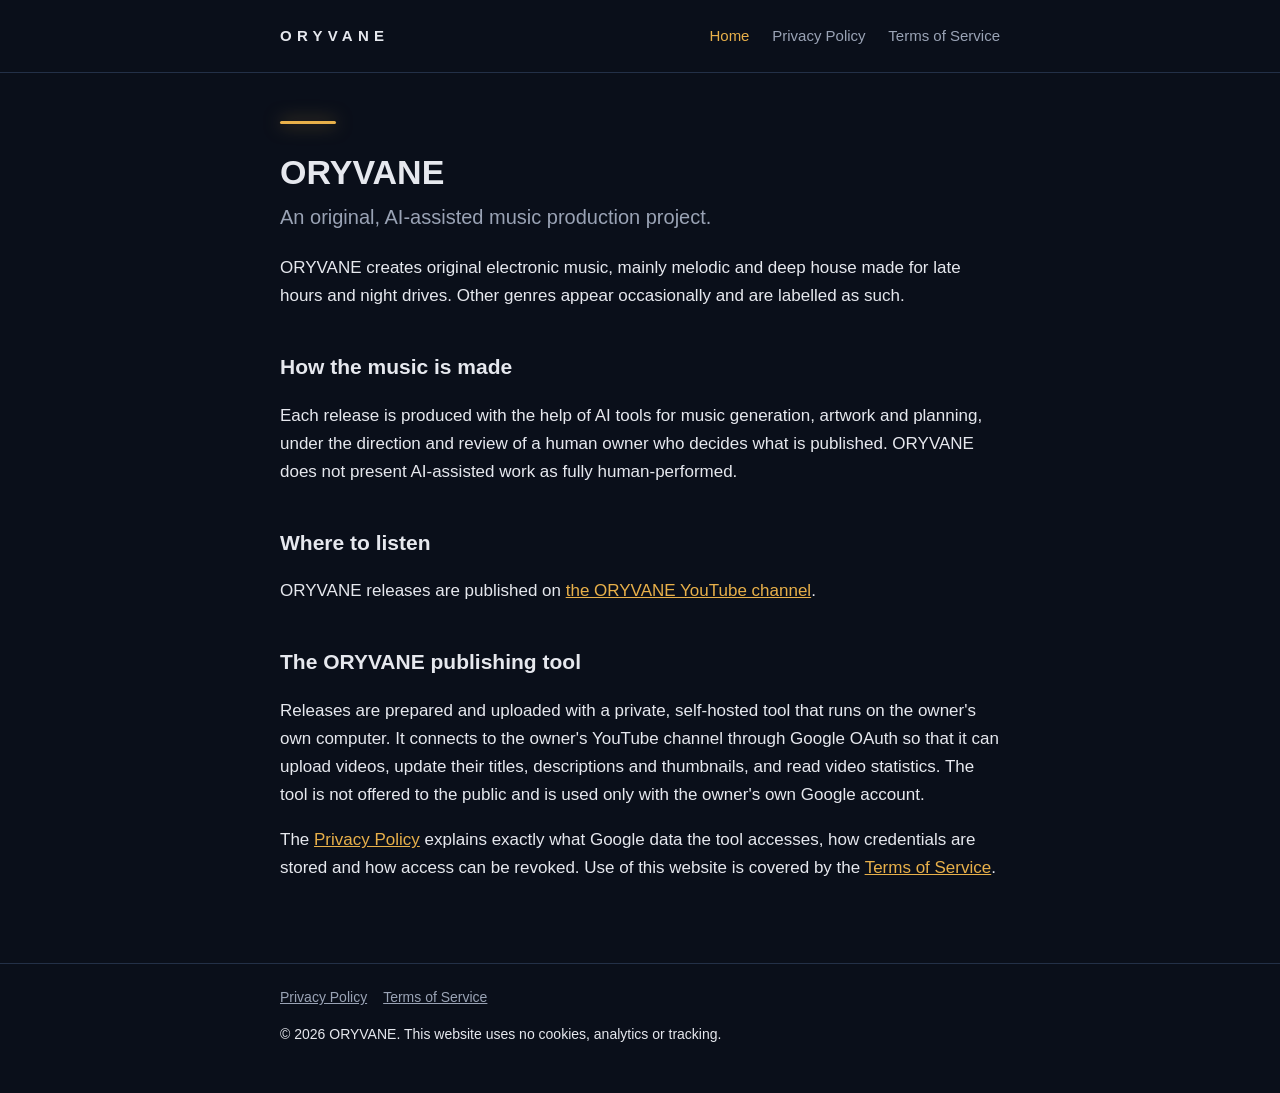
<file: index.html>
<!doctype html>
<html lang="en">
<head>
<meta charset="utf-8">
<meta name="viewport" content="width=device-width, initial-scale=1">
<title>ORYVANE</title>
<meta name="description" content="ORYVANE is an original, AI-assisted music production project focused on melodic and deep house for late hours and night drives.">
<link rel="stylesheet" href="style.css">
</head>
<body>
<header>
  <div class="wrap">
    <a class="wordmark" href="./">ORYVANE</a>
    <nav>
      <a href="./" aria-current="page">Home</a>
      <a href="privacy.html">Privacy Policy</a>
      <a href="terms.html">Terms of Service</a>
    </nav>
  </div>
</header>
<main>
  <div class="wrap">
    <span class="glow"></span>
    <h1>ORYVANE</h1>
    <p class="lede">An original, AI-assisted music production project.</p>

    <p>ORYVANE creates original electronic music, mainly melodic and deep house made for late hours and night drives. Other genres appear occasionally and are labelled as such.</p>

    <h2>How the music is made</h2>
    <p>Each release is produced with the help of AI tools for music generation, artwork and planning, under the direction and review of a human owner who decides what is published. ORYVANE does not present AI-assisted work as fully human-performed.</p>

    <h2>Where to listen</h2>
    <p>ORYVANE releases are published on <a href="https://www.youtube.com/channel/UCCXuSWl5oasUZh8pcgyKSbA">the ORYVANE YouTube channel</a>.</p>

    <h2>The ORYVANE publishing tool</h2>
    <p>Releases are prepared and uploaded with a private, self-hosted tool that runs on the owner's own computer. It connects to the owner's YouTube channel through Google OAuth so that it can upload videos, update their titles, descriptions and thumbnails, and read video statistics. The tool is not offered to the public and is used only with the owner's own Google account.</p>
    <p>The <a href="privacy.html">Privacy Policy</a> explains exactly what Google data the tool accesses, how credentials are stored and how access can be revoked. Use of this website is covered by the <a href="terms.html">Terms of Service</a>.</p>
  </div>
</main>
<footer>
  <div class="wrap">
    <a href="privacy.html">Privacy Policy</a><a href="terms.html">Terms of Service</a>
    <p>&copy; 2026 ORYVANE. This website uses no cookies, analytics or tracking.</p>
  </div>
</footer>
</body>
</html>
</file>
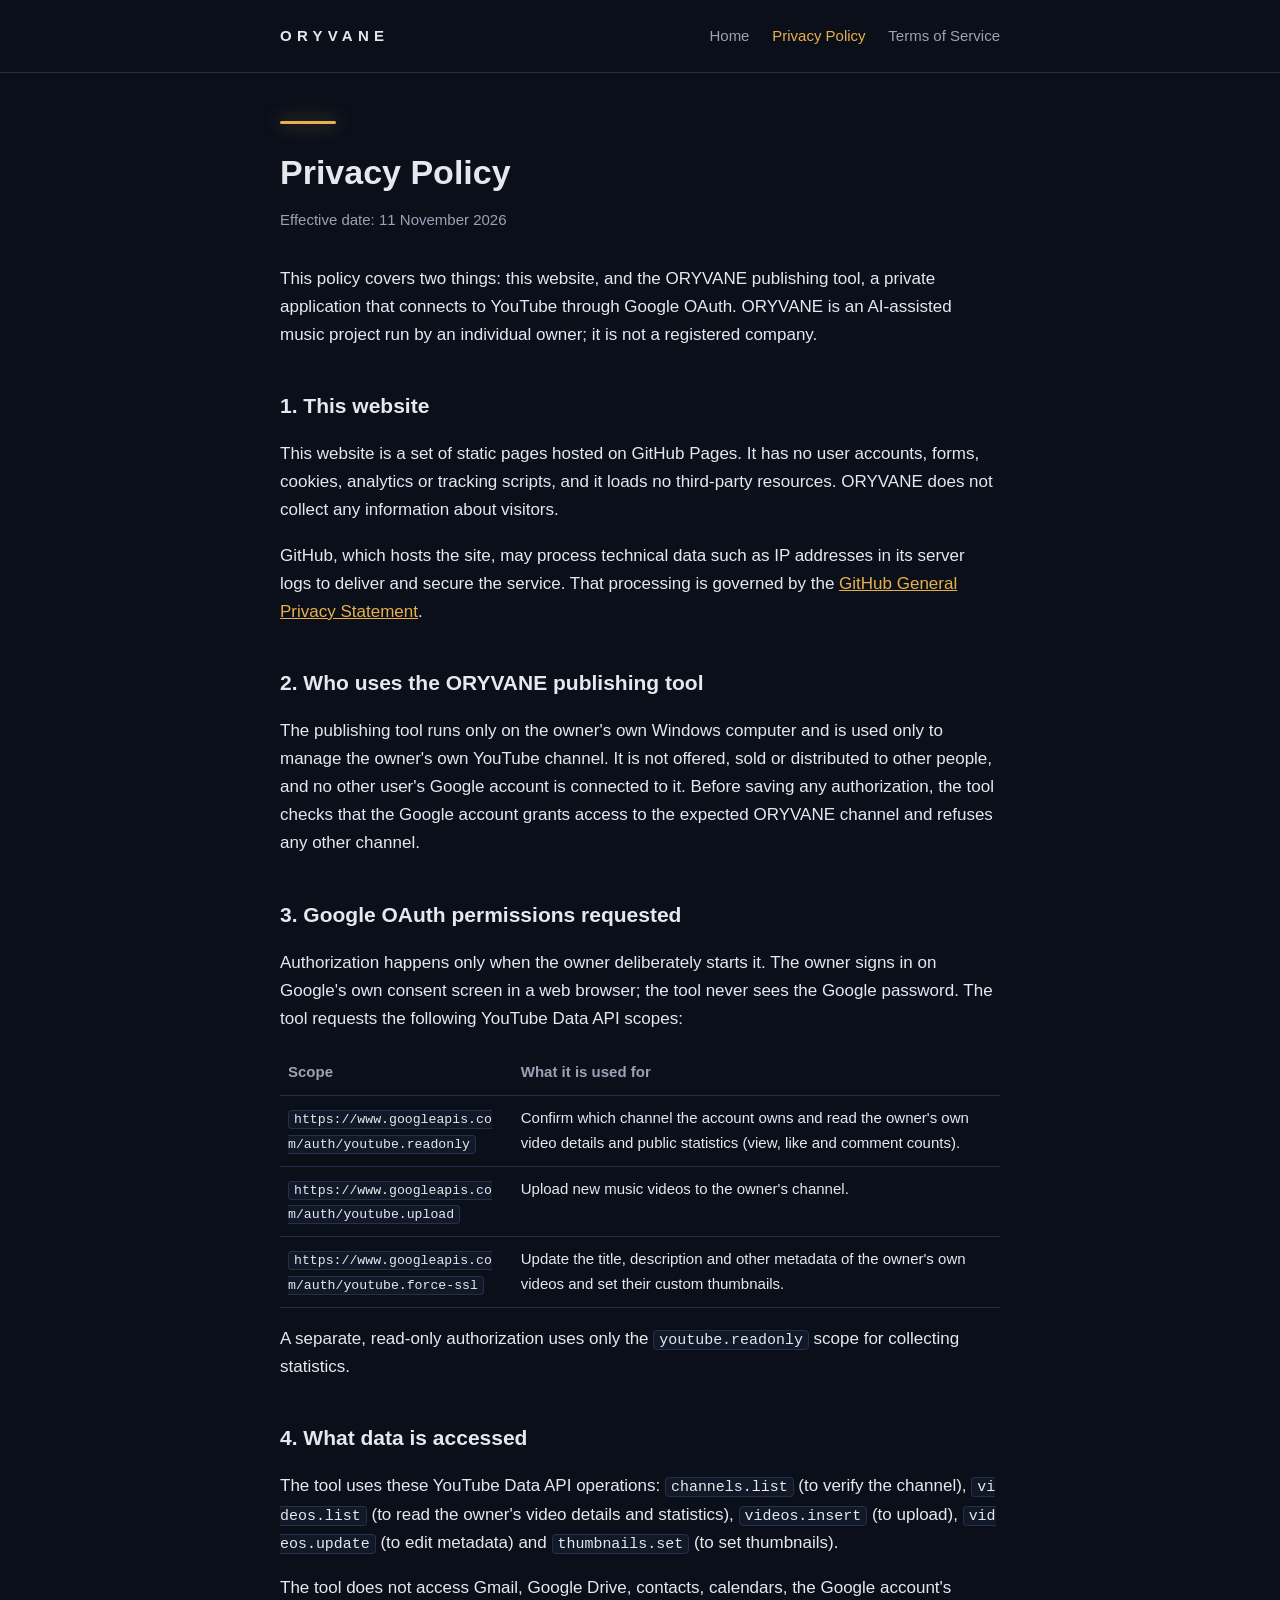
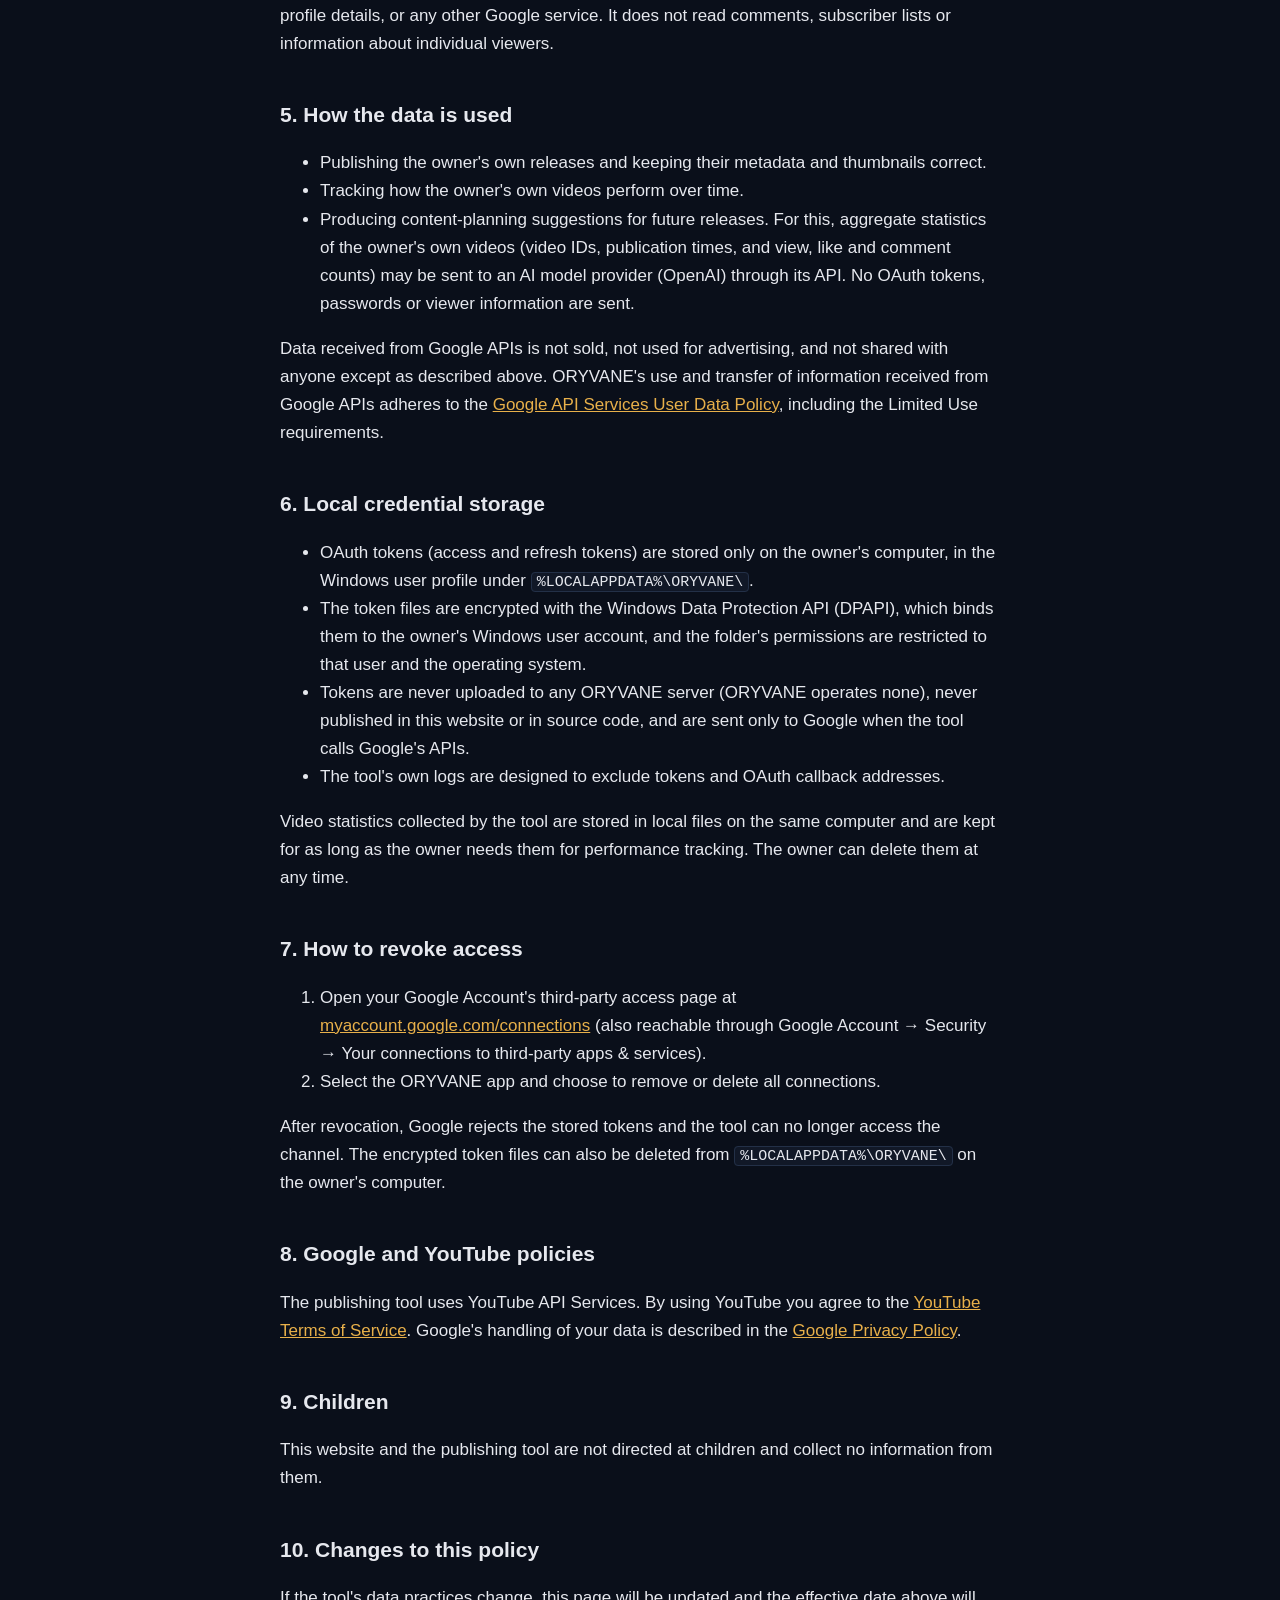
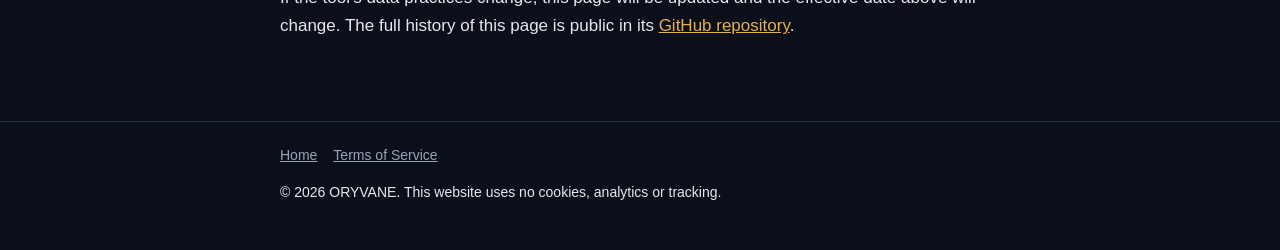
<file: privacy.html>
<!doctype html>
<html lang="en">
<head>
<meta charset="utf-8">
<meta name="viewport" content="width=device-width, initial-scale=1">
<title>Privacy Policy · ORYVANE</title>
<meta name="description" content="How the ORYVANE publishing tool uses Google OAuth and YouTube data, where credentials are stored, and how to revoke access.">
<link rel="stylesheet" href="style.css">
</head>
<body>
<header>
  <div class="wrap">
    <a class="wordmark" href="./">ORYVANE</a>
    <nav>
      <a href="./">Home</a>
      <a href="privacy.html" aria-current="page">Privacy Policy</a>
      <a href="terms.html">Terms of Service</a>
    </nav>
  </div>
</header>
<main>
  <div class="wrap">
    <span class="glow"></span>
    <h1>Privacy Policy</h1>
    <p class="meta">Effective date: 11 November 2026</p>

    <p>This policy covers two things: this website, and the ORYVANE publishing tool, a private application that connects to YouTube through Google OAuth. ORYVANE is an AI-assisted music project run by an individual owner; it is not a registered company.</p>

    <h2>1. This website</h2>
    <p>This website is a set of static pages hosted on GitHub Pages. It has no user accounts, forms, cookies, analytics or tracking scripts, and it loads no third-party resources. ORYVANE does not collect any information about visitors.</p>
    <p>GitHub, which hosts the site, may process technical data such as IP addresses in its server logs to deliver and secure the service. That processing is governed by the <a href="https://docs.github.com/en/site-policy/privacy-policies/github-general-privacy-statement">GitHub General Privacy Statement</a>.</p>

    <h2>2. Who uses the ORYVANE publishing tool</h2>
    <p>The publishing tool runs only on the owner's own Windows computer and is used only to manage the owner's own YouTube channel. It is not offered, sold or distributed to other people, and no other user's Google account is connected to it. Before saving any authorization, the tool checks that the Google account grants access to the expected ORYVANE channel and refuses any other channel.</p>

    <h2>3. Google OAuth permissions requested</h2>
    <p>Authorization happens only when the owner deliberately starts it. The owner signs in on Google's own consent screen in a web browser; the tool never sees the Google password. The tool requests the following YouTube Data API scopes:</p>
    <table>
      <thead><tr><th>Scope</th><th>What it is used for</th></tr></thead>
      <tbody>
        <tr><td><code>https://www.googleapis.com/auth/youtube.readonly</code></td><td>Confirm which channel the account owns and read the owner's own video details and public statistics (view, like and comment counts).</td></tr>
        <tr><td><code>https://www.googleapis.com/auth/youtube.upload</code></td><td>Upload new music videos to the owner's channel.</td></tr>
        <tr><td><code>https://www.googleapis.com/auth/youtube.force-ssl</code></td><td>Update the title, description and other metadata of the owner's own videos and set their custom thumbnails.</td></tr>
      </tbody>
    </table>
    <p>A separate, read-only authorization uses only the <code>youtube.readonly</code> scope for collecting statistics.</p>

    <h2>4. What data is accessed</h2>
    <p>The tool uses these YouTube Data API operations: <code>channels.list</code> (to verify the channel), <code>videos.list</code> (to read the owner's video details and statistics), <code>videos.insert</code> (to upload), <code>videos.update</code> (to edit metadata) and <code>thumbnails.set</code> (to set thumbnails).</p>
    <p>The tool does not access Gmail, Google Drive, contacts, calendars, the Google account's profile details, or any other Google service. It does not read comments, subscriber lists or information about individual viewers.</p>

    <h2>5. How the data is used</h2>
    <ul>
      <li>Publishing the owner's own releases and keeping their metadata and thumbnails correct.</li>
      <li>Tracking how the owner's own videos perform over time.</li>
      <li>Producing content-planning suggestions for future releases. For this, aggregate statistics of the owner's own videos (video IDs, publication times, and view, like and comment counts) may be sent to an AI model provider (OpenAI) through its API. No OAuth tokens, passwords or viewer information are sent.</li>
    </ul>
    <p>Data received from Google APIs is not sold, not used for advertising, and not shared with anyone except as described above. ORYVANE's use and transfer of information received from Google APIs adheres to the <a href="https://developers.google.com/terms/api-services-user-data-policy">Google API Services User Data Policy</a>, including the Limited Use requirements.</p>

    <h2>6. Local credential storage</h2>
    <ul>
      <li>OAuth tokens (access and refresh tokens) are stored only on the owner's computer, in the Windows user profile under <code>%LOCALAPPDATA%\ORYVANE\</code>.</li>
      <li>The token files are encrypted with the Windows Data Protection API (DPAPI), which binds them to the owner's Windows user account, and the folder's permissions are restricted to that user and the operating system.</li>
      <li>Tokens are never uploaded to any ORYVANE server (ORYVANE operates none), never published in this website or in source code, and are sent only to Google when the tool calls Google's APIs.</li>
      <li>The tool's own logs are designed to exclude tokens and OAuth callback addresses.</li>
    </ul>
    <p>Video statistics collected by the tool are stored in local files on the same computer and are kept for as long as the owner needs them for performance tracking. The owner can delete them at any time.</p>

    <h2>7. How to revoke access</h2>
    <ol>
      <li>Open your Google Account's third-party access page at <a href="https://myaccount.google.com/connections">myaccount.google.com/connections</a> (also reachable through Google Account &rarr; Security &rarr; Your connections to third-party apps &amp; services).</li>
      <li>Select the ORYVANE app and choose to remove or delete all connections.</li>
    </ol>
    <p>After revocation, Google rejects the stored tokens and the tool can no longer access the channel. The encrypted token files can also be deleted from <code>%LOCALAPPDATA%\ORYVANE\</code> on the owner's computer.</p>

    <h2>8. Google and YouTube policies</h2>
    <p>The publishing tool uses YouTube API Services. By using YouTube you agree to the <a href="https://www.youtube.com/t/terms">YouTube Terms of Service</a>. Google's handling of your data is described in the <a href="https://policies.google.com/privacy">Google Privacy Policy</a>.</p>

    <h2>9. Children</h2>
    <p>This website and the publishing tool are not directed at children and collect no information from them.</p>

    <h2>10. Changes to this policy</h2>
    <p>If the tool's data practices change, this page will be updated and the effective date above will change. The full history of this page is public in its <a href="https://github.com/gorassist1990-boop/oryvane-website">GitHub repository</a>.</p>
  </div>
</main>
<footer>
  <div class="wrap">
    <a href="./">Home</a><a href="terms.html">Terms of Service</a>
    <p>&copy; 2026 ORYVANE. This website uses no cookies, analytics or tracking.</p>
  </div>
</footer>
</body>
</html>
</file>
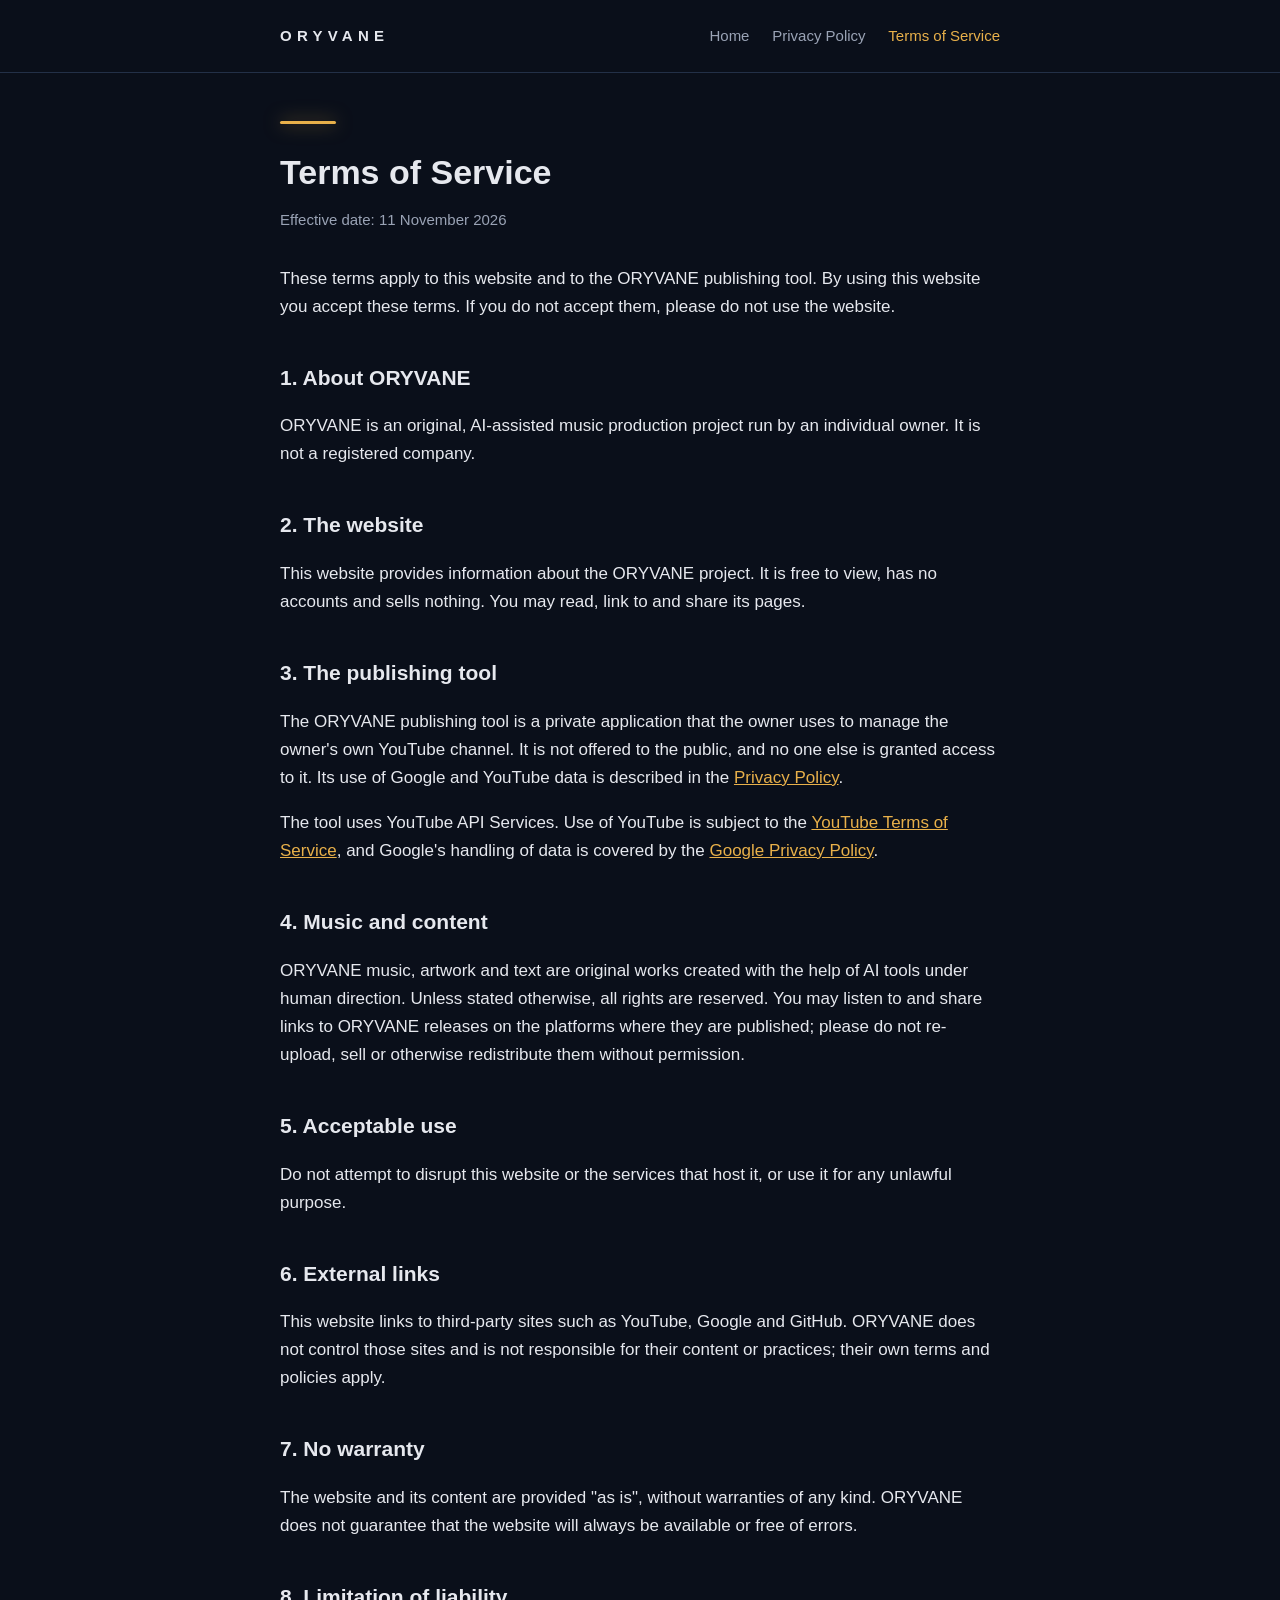
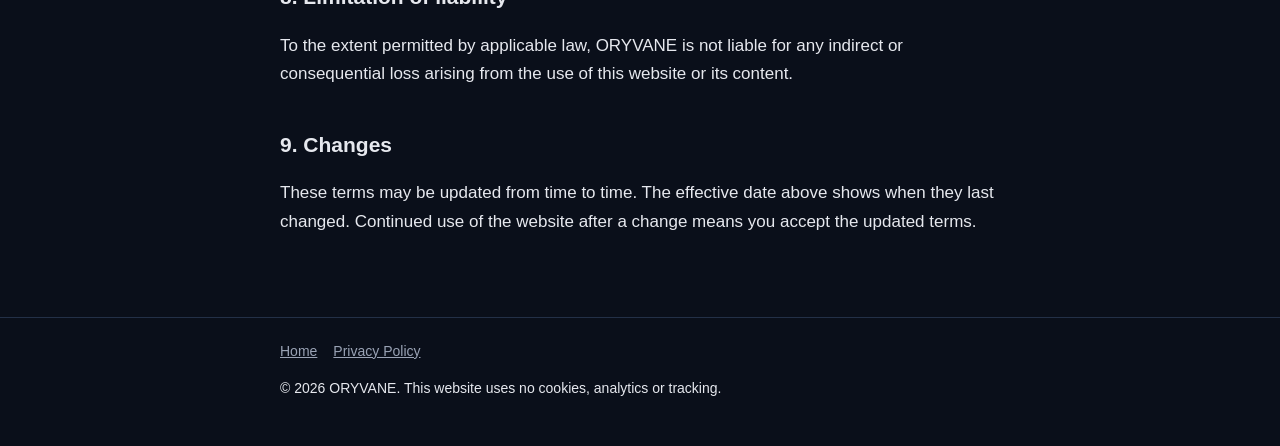
<file: terms.html>
<!doctype html>
<html lang="en">
<head>
<meta charset="utf-8">
<meta name="viewport" content="width=device-width, initial-scale=1">
<title>Terms of Service · ORYVANE</title>
<meta name="description" content="Terms of Service for the ORYVANE website and publishing tool.">
<link rel="stylesheet" href="style.css">
</head>
<body>
<header>
  <div class="wrap">
    <a class="wordmark" href="./">ORYVANE</a>
    <nav>
      <a href="./">Home</a>
      <a href="privacy.html">Privacy Policy</a>
      <a href="terms.html" aria-current="page">Terms of Service</a>
    </nav>
  </div>
</header>
<main>
  <div class="wrap">
    <span class="glow"></span>
    <h1>Terms of Service</h1>
    <p class="meta">Effective date: 11 November 2026</p>

    <p>These terms apply to this website and to the ORYVANE publishing tool. By using this website you accept these terms. If you do not accept them, please do not use the website.</p>

    <h2>1. About ORYVANE</h2>
    <p>ORYVANE is an original, AI-assisted music production project run by an individual owner. It is not a registered company.</p>

    <h2>2. The website</h2>
    <p>This website provides information about the ORYVANE project. It is free to view, has no accounts and sells nothing. You may read, link to and share its pages.</p>

    <h2>3. The publishing tool</h2>
    <p>The ORYVANE publishing tool is a private application that the owner uses to manage the owner's own YouTube channel. It is not offered to the public, and no one else is granted access to it. Its use of Google and YouTube data is described in the <a href="privacy.html">Privacy Policy</a>.</p>
    <p>The tool uses YouTube API Services. Use of YouTube is subject to the <a href="https://www.youtube.com/t/terms">YouTube Terms of Service</a>, and Google's handling of data is covered by the <a href="https://policies.google.com/privacy">Google Privacy Policy</a>.</p>

    <h2>4. Music and content</h2>
    <p>ORYVANE music, artwork and text are original works created with the help of AI tools under human direction. Unless stated otherwise, all rights are reserved. You may listen to and share links to ORYVANE releases on the platforms where they are published; please do not re-upload, sell or otherwise redistribute them without permission.</p>

    <h2>5. Acceptable use</h2>
    <p>Do not attempt to disrupt this website or the services that host it, or use it for any unlawful purpose.</p>

    <h2>6. External links</h2>
    <p>This website links to third-party sites such as YouTube, Google and GitHub. ORYVANE does not control those sites and is not responsible for their content or practices; their own terms and policies apply.</p>

    <h2>7. No warranty</h2>
    <p>The website and its content are provided "as is", without warranties of any kind. ORYVANE does not guarantee that the website will always be available or free of errors.</p>

    <h2>8. Limitation of liability</h2>
    <p>To the extent permitted by applicable law, ORYVANE is not liable for any indirect or consequential loss arising from the use of this website or its content.</p>

    <h2>9. Changes</h2>
    <p>These terms may be updated from time to time. The effective date above shows when they last changed. Continued use of the website after a change means you accept the updated terms.</p>
  </div>
</main>
<footer>
  <div class="wrap">
    <a href="./">Home</a><a href="privacy.html">Privacy Policy</a>
    <p>&copy; 2026 ORYVANE. This website uses no cookies, analytics or tracking.</p>
  </div>
</footer>
</body>
</html>
</file>
<file: style.css>
:root {
  --bg: #0a0f1a;
  --surface: #111827;
  --text: #e6e8ee;
  --muted: #9aa3b5;
  --accent: #e8b04a;
  --rule: #233047;
}
* { box-sizing: border-box; }
html { -webkit-text-size-adjust: 100%; }
body {
  margin: 0;
  background: var(--bg);
  color: var(--text);
  font-family: -apple-system, BlinkMacSystemFont, "Segoe UI", Roboto, "Helvetica Neue", Arial, sans-serif;
  font-size: 17px;
  line-height: 1.65;
}
a { color: var(--accent); }
a:hover { text-decoration: none; }
.wrap { max-width: 760px; margin: 0 auto; padding: 0 20px; }
header { border-bottom: 1px solid var(--rule); }
header .wrap { display: flex; flex-wrap: wrap; align-items: center; justify-content: space-between; gap: 12px; padding-top: 22px; padding-bottom: 22px; }
.wordmark { color: var(--text); text-decoration: none; font-weight: 600; letter-spacing: 0.35em; font-size: 15px; }
nav a { color: var(--muted); text-decoration: none; margin-left: 18px; font-size: 15px; }
nav a:first-child { margin-left: 0; }
nav a:hover, nav a[aria-current="page"] { color: var(--accent); }
main { padding: 48px 0 64px; }
h1 { font-size: 34px; line-height: 1.2; margin: 0 0 8px; font-weight: 600; }
h2 { font-size: 21px; margin: 40px 0 10px; font-weight: 600; }
h3 { font-size: 17px; margin: 24px 0 6px; font-weight: 600; }
p, li { color: var(--text); }
.lede { font-size: 20px; color: var(--muted); margin-top: 0; }
.meta { color: var(--muted); font-size: 15px; margin-bottom: 32px; }
.glow { display: block; width: 56px; height: 3px; background: var(--accent); border-radius: 2px; margin: 0 0 28px; box-shadow: 0 0 18px rgba(232, 176, 74, 0.6); }
.card { background: var(--surface); border: 1px solid var(--rule); border-radius: 10px; padding: 18px 22px; margin: 20px 0; }
code { font-family: Consolas, "SFMono-Regular", Menlo, monospace; font-size: 0.88em; background: var(--surface); border: 1px solid var(--rule); border-radius: 4px; padding: 1px 5px; word-break: break-all; }
table { width: 100%; border-collapse: collapse; margin: 16px 0; font-size: 15px; }
th, td { text-align: left; vertical-align: top; padding: 10px 8px; border-bottom: 1px solid var(--rule); }
th { color: var(--muted); font-weight: 600; }
footer { border-top: 1px solid var(--rule); color: var(--muted); font-size: 14px; }
footer .wrap { padding-top: 22px; padding-bottom: 32px; }
footer a { color: var(--muted); margin-right: 16px; }
@media (max-width: 560px) {
  body { font-size: 16px; }
  h1 { font-size: 28px; }
  nav a { margin-left: 12px; }
  table, thead, tbody, tr, th, td { display: block; }
  thead { display: none; }
  td { border-bottom: none; padding: 4px 0; }
  tr { border-bottom: 1px solid var(--rule); padding: 10px 0; }
}
</file>
